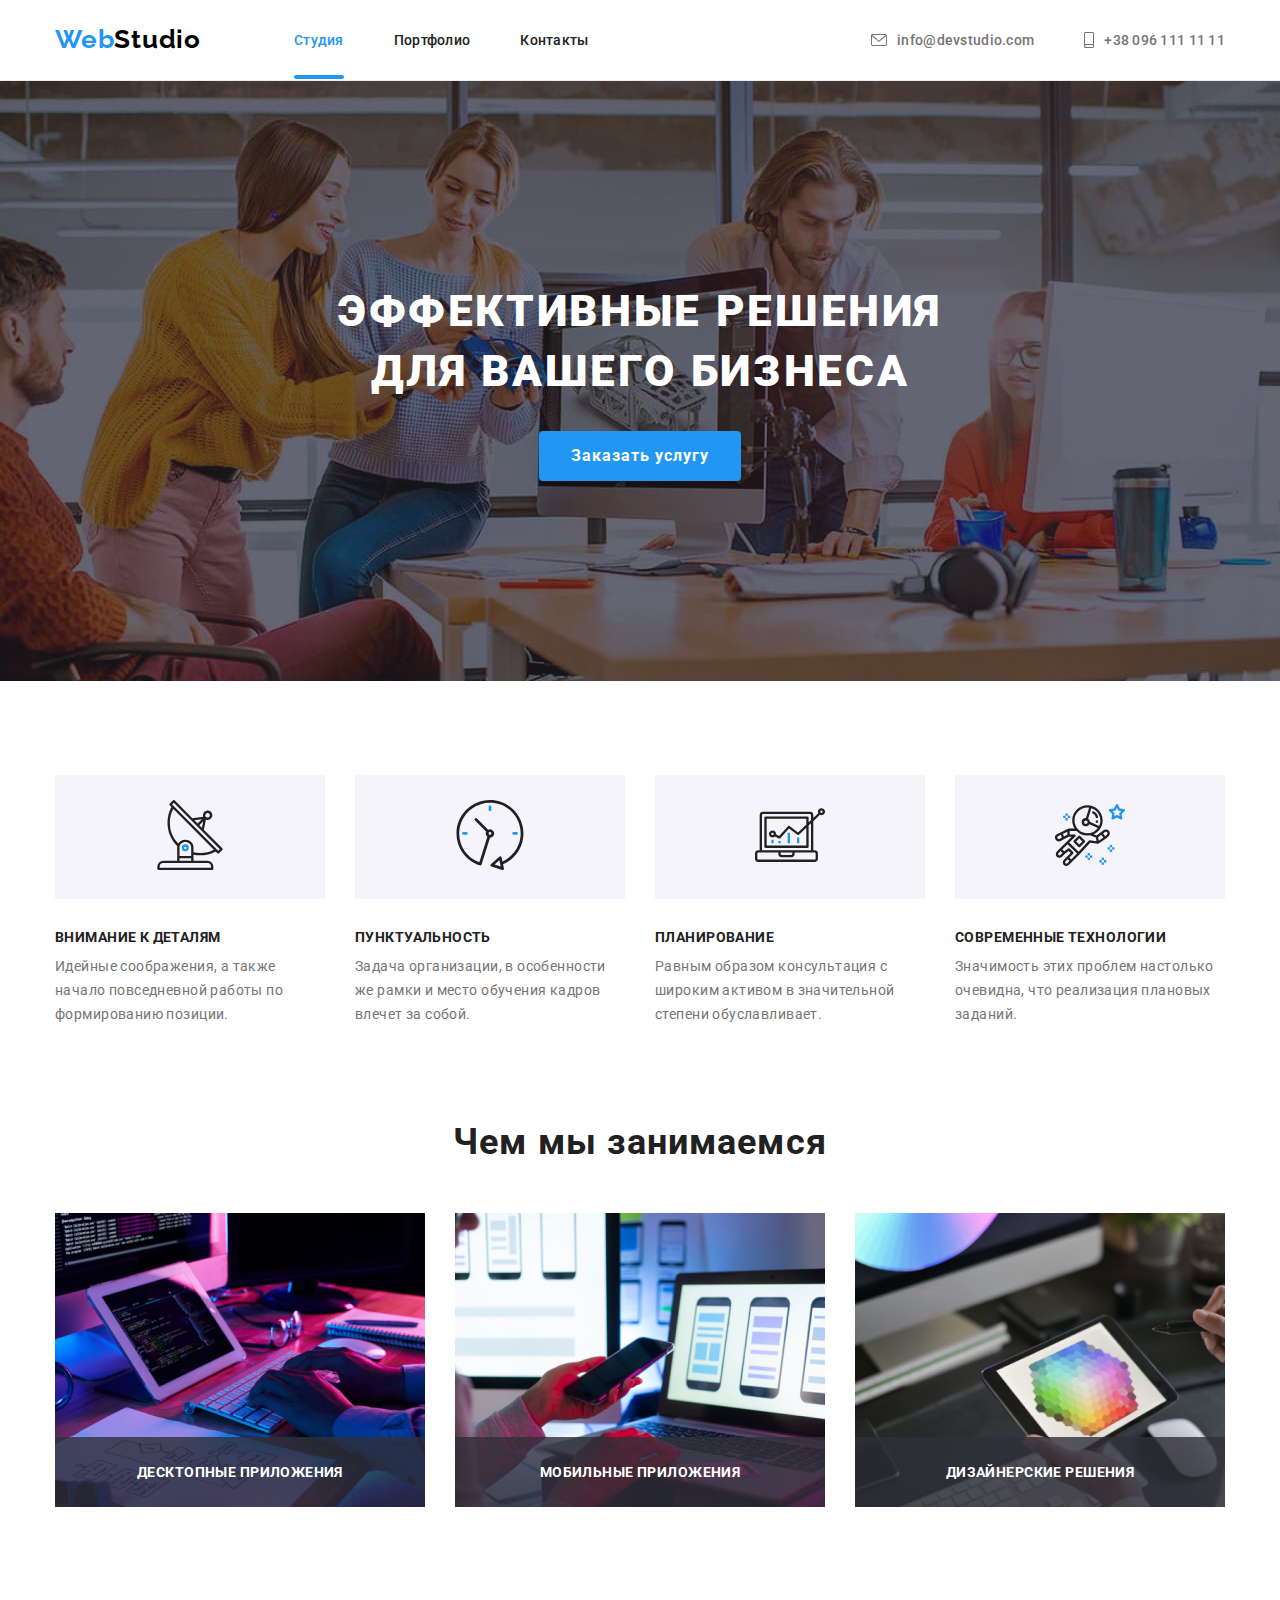
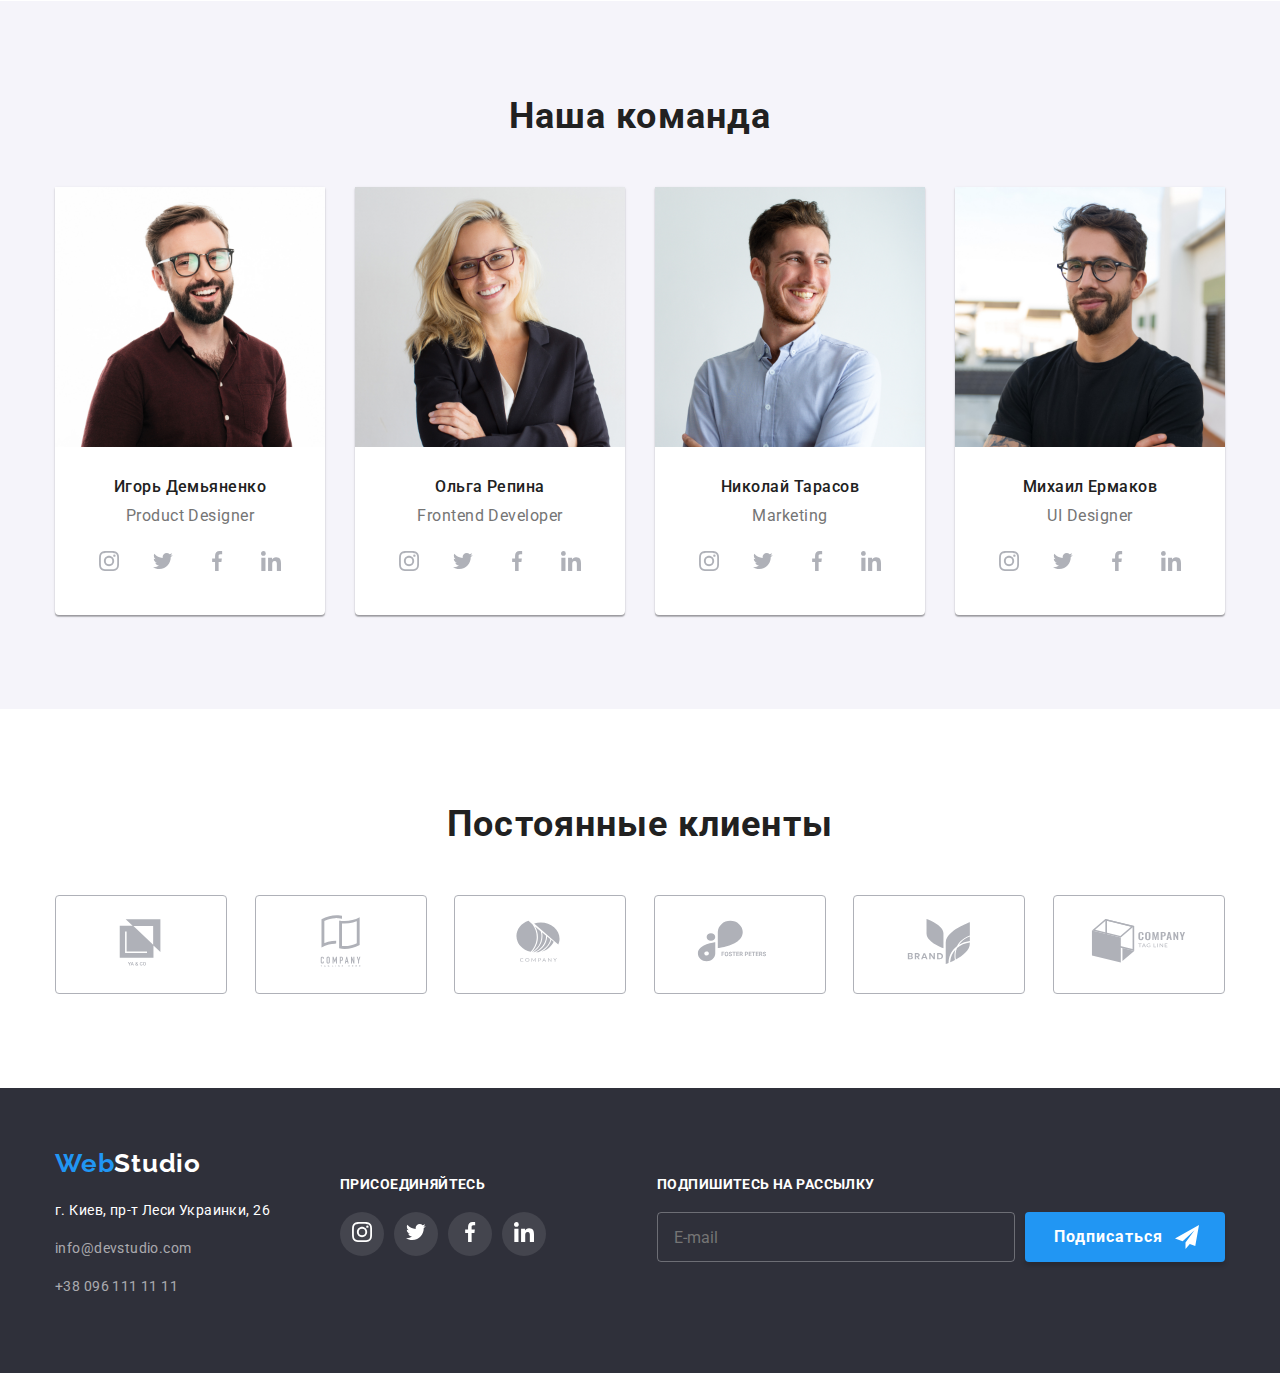
<file: index.html>
<!DOCTYPE html>
<html lang="ru">
<head>
    <meta charset="UTF-8">
    <meta http-equiv="X-UA-Compatible" content="IE=edge">
    <meta name="viewport" content="width=device-width, initial-scale=1.0">
    <title>goit-markup-hw-01</title>
    <link rel="preconnect" href="https://fonts.gstatic.com">
    <link href="https://fonts.googleapis.com/css2?family=Raleway:wght@700&family=Roboto:wght@400;500;700;900&display=swap"
        rel="stylesheet">
    <link rel="stylesheet" href="https://cdnjs.cloudflare.com/ajax/libs/modern-normalize/1.0.0/modern-normalize.min.css">
    <link rel="stylesheet" href="./css/main.min.css">
</head>
<body>
    <header class="page-header">
        <div class="container page-header__container">
            <nav class="page-header__navbar">
                <a href="./index.html" class="logo"> <span class="logo__primary">Web</span>Studio</a>
                <ul class="nav">
                    <li class="nav__item"><a href="./index.html" class="nav__link nav__link--current">Студия</a></li>
                    <li class="nav__item"><a href="./portfolio.html" class="nav__link">Портфолио</a></li>
                    <li class="nav__item"><a href="" class="nav__link">Контакты</a></li>
                </ul>
            </nav>
            <ul class="page-header__media">
                <li class="page-header__item"><a href="mailto:info@devstudio.com" class="page-header__link"><svg class="page-header__icon" width="16px" height="12px">
                    <use href="./images/svg/symbol-defs.svg#envelope"></use>
                </svg>info@devstudio.com</a></li>
                <li class="page-header__item"><a href="tel:+380961111111" class="page-header__link"><svg class="page-header__icon" width="10px" height="16px">
                    <use href="./images/svg/symbol-defs.svg#smartphone"></use>
                </svg>+38 096 111 11 11</a></li>
            </ul>
        </div>
    </header>

    <main>
        <section class="hero">
            <div class="container">
                <h1 class="hero__title">Эффективные решения <br />для вашего бизнеса</h1>
                <button data-modal-open type="button" class="hero__button">Заказать услугу</button>
            </div>
        </section>
        <section class="section">
            <div class="container">
                <h2 class="visually-hidden">Наши преимущества</h2>
                <ul class="features">
                    <li class="features__item">
                        <div class="features__icon">
                            <svg width="70px" height="70px">
                                <use href="./images/svg/symbol-defs.svg#antenna1"></use>
                            </svg>
                        </div>  
                        <h3 class="features__title">Внимание к деталям</h3>
                        <p class="features__description">
                            Идейные соображения, а также начало повседневной работы по формированию позиции.
                        </p>
                    </li>
                    <li class="features__item">
                        <div class="features__icon">
                            <svg width="70px" height="70px">
                                <use href="./images/svg/symbol-defs.svg#clock1"></use>
                            </svg>
                        </div>
                        <h3 class="features__title">Пунктуальность</h3>
                        <p class="features__description">
                            Задача организации, в особенности же рамки и место обучения кадров влечет за собой.
                        </p>
                    </li>
                    <li class="features__item">
                        <div class="features__icon">
                            <svg width="70px" height="70px">
                                <use href="./images/svg/symbol-defs.svg#diagram1"></use>
                            </svg>
                        </div>
                        <h3 class="features__title">Планирование</h3>
                        <p class="features__description">
                            Равным образом консультация с широким активом в значительной степени обуславливает.
                        </p>
                    </li>
                    <li class="features__item">
                        <div class="features__icon">
                            <svg width="70px" height="70px">
                                <use href="./images/svg/symbol-defs.svg#astronaut1"></use>
                            </svg>
                        </div>
                        <h3 class="features__title">Современные технологии</h3>
                        <p class="features__description">Значимость этих проблем настолько очевидна, что реализация плановых заданий.</p>
                    </li>
                </ul>
            </div>
        </section>
        <section class="section">
          <div class="container">
                <h2 class="section-title">Чем мы занимаемся</h2>
                <ul class="specialization">
                    <li class="specialization__item"> 
                        <div class="activity-direction">
                            <img src="./images/box1.jpg" alt="box1" width="370" class="activity-direction__image">
                            <p class="activity-direction__label">десктопные приложения</p>
                        </div>
                    </li>
                    <li class="specialization__item">
                        <div class="activity-direction">
                            <img src="./images/box2.jpg" alt="box2" width="370" class="activity-direction__image">
                            <p class="activity-direction__label">мобильные приложения</p>
                        </div>
                    </li>
                    <li class="specialization__item">
                        <div class="activity-direction">
                            <img src="./images/box3.jpg" alt="box3" width="370" class="activity-direction__image">
                            <p class="activity-direction__label">дизайнерские решения</p>
                        </div>
                    </li>
                </ul>
          </div>
        </section>
        <section class="section section--team">
            <div class="container">
                <h2 class="section-title">Наша команда</h2>
                <ul class="team">
                    <li class="team__list">
                        <img src="./images/img1.jpg" alt="img1" width="270" class="team__image">
                        <div class="team__info">
                            <p class="team__member">Игорь Демьяненко</p>
                            <p class="team__position">Product Designer</p>
                        </div>
                        <div class="socials">
                            <ul class="member-socials">
                                <li class="member-socials__item">
                                    <button type="button" class="member-social__button"><svg class="member-social__button--fill" width="20px" height="20px">
                                            <use href="./images/svg/symbol-defs.svg#instagram"></use>
                                        </svg></button>
                                </li>
                                <li class="member-socials__item">
                                    <button type="button" class="member-social__button"><svg class="member-social__button--fill" width="20px" height="20px">
                                        <use href="./images/svg/symbol-defs.svg#twitter"></use>
                                    </svg></button></li>
                                <li class="member-socials__item">
                                    <button type="button" class="member-social__button"><svg class="member-social__button--fill" width="20px" height="20px">
                                            <use href="./images/svg/symbol-defs.svg#facebook"></use>
                                        </svg></button>
                                </li>
                                <li class="member-socials__item">
                                    <button type="button" class="member-social__button"><svg class="member-social__button--fill" width="20px" height="20px">
                                            <use href="./images/svg/symbol-defs.svg#linkedin"></use>
                                        </svg></button>
                                </li>
                            </ul>
                        </div>
                    </li>
                    <li class="team__list">
                        <img src="./images/img2.jpg" alt="img2" width="270" class="team__image">
                        <div class="team__info">
                            <p class="team__member">Ольга Репина</p>
                            <p class="team__position">Frontend Developer</p>
                        </div>
                        <div class="socials">
                            <ul class="member-socials">
                                <li class="member-socials__item">
                                    <button type="button" class="member-social__button"><svg class="member-social__button--fill" width="20px" height="20px">
                                            <use href="./images/svg/symbol-defs.svg#instagram"></use>
                                        </svg></button>
                                </li>
                                <li class="member-socials__item">
                                    <button type="button" class="member-social__button"><svg class="member-social__button--fill" width="20px" height="20px">
                                            <use href="./images/svg/symbol-defs.svg#twitter"></use>
                                        </svg></button>
                                </li>
                                <li class="member-socials__item">
                                    <button type="button" class="member-social__button"><svg class="member-social__button--fill" width="20px" height="20px">
                                            <use href="./images/svg/symbol-defs.svg#facebook"></use>
                                        </svg></button>
                                </li>
                                <li class="member-socials__item">
                                    <button type="button" class="member-social__button"><svg class="member-social__button--fill" width="20px" height="20px">
                                            <use href="./images/svg/symbol-defs.svg#linkedin"></use>
                                        </svg></button>
                                </li>
                            </ul>
                        </div>
                    </li>
                    <li class="team__list">
                        <img src="./images/img3.jpg" alt="img3" width="270" class="team__image">
                        <div class="team__info">
                            <p class="team__member">Николай Тарасов</p>
                            <p class="team__position">Marketing</p>
                        </div>
                        <div class="socials">
                            <ul class="member-socials">
                                <li class="member-socials__item">
                                    <button type="button" class="member-social__button"><svg class="member-social__button--fill" width="20px" height="20px">
                                            <use href="./images/svg/symbol-defs.svg#instagram"></use>
                                        </svg></button>
                                </li>
                                <li class="member-socials__item">
                                    <button type="button" class="member-social__button"><svg class="member-social__button--fill" width="20px" height="20px">
                                            <use href="./images/svg/symbol-defs.svg#twitter"></use>
                                        </svg></button>
                                </li>
                                <li class="member-socials__item">
                                    <button type="button" class="member-social__button"><svg class="member-social__button--fill" width="20px" height="20px">
                                            <use href="./images/svg/symbol-defs.svg#facebook"></use>
                                        </svg></button>
                                </li>
                                <li class="member-socials__item">
                                    <button type="button" class="member-social__button"><svg class="member-social__button--fill" width="20px" height="20px">
                                            <use href="./images/svg/symbol-defs.svg#linkedin"></use>
                                        </svg></button>
                                </li>
                            </ul>
                        </div>
                    </li>
                    <li class="team__list">
                        <img src="./images/img4.jpg" alt="img4" width="270" class="team__image">
                        <div class="team__info">
                            <p class="team__member">Михаил Ермаков</p>
                            <p class="team__position">UI Designer</p>
                        </div>
                        <div class="socials">
                            <ul class="member-socials">
                                <li class="member-socials__item">
                                    <button type="button" class="member-social__button"><svg class="member-social__button--fill" width="20px" height="20px">
                                            <use href="./images/svg/symbol-defs.svg#instagram"></use>
                                        </svg></button>
                                </li>
                                <li class="member-socials__item">
                                    <button type="button" class="member-social__button"><svg class="member-social__button--fill" width="20px" height="20px">
                                        <use href="./images/svg/symbol-defs.svg#twitter"></use>
                                    </svg></button>
                                </li>
                                <li class="member-socials__item">
                                    <button type="button" class="member-social__button"><svg class="member-social__button--fill" width="20px" height="20px">
                                            <use href="./images/svg/symbol-defs.svg#facebook"></use>
                                        </svg></button>
                                </li>
                                <li class="member-socials__item">
                                    <button type="button" class="member-social__button"><svg class="member-social__button--fill" width="20px" height="20px">
                                            <use href="./images/svg/symbol-defs.svg#linkedin"></use>
                                        </svg></button>
                                </li>
                            </ul>
                        </div>
                    </li>
                
                </ul>
            </div>
        </section>
        <section class="section">
            <div class="container">
                <h2 class="section-title">Постоянные клиенты</h2>
                <ul class="clients-icons">
                    <li class="clients-icons__item">
                        <button type="button" class="clients-icons__button"><svg class="clients-icons__button--fill" width="106px" height="60px">
                        <use href="./images/svg/symbol-defs.svg#Client1"></use>
                    </svg> </button>
                    </li>
                    <li class="clients-icons__item">
                        <button type="button" class="clients-icons__button"><svg class="clients-icons__button--fill" width="106px" height="60px">
                                <use href="./images/svg/symbol-defs.svg#Client2"></use>
                            </svg> </button>
                    </li>
                    <li class="clients-icons__item">
                        <button type="button" class="clients-icons__button"><svg class="clients-icons__button--fill" width="106px" height="60px">
                                <use href="./images/svg/symbol-defs.svg#Client3"></use>
                            </svg> </button>
                    </li>
                    <li class="clients-icons__item">
                        <button type="button" class="clients-icons__button"><svg class="clients-icons__button--fill" width="106px" height="60px">
                                <use href="./images/svg/symbol-defs.svg#Client4"></use>
                            </svg> </button>
                    </li>
                    <li class="clients-icons__item">
                        <button type="button" class="clients-icons__button"><svg class="clients-icons__button--fill" width="106px" height="60px">
                                <use href="./images/svg/symbol-defs.svg#Client5"></use>
                            </svg> </button>
                    </li>
                    <li class="clients-icons__item">
                        <button type="button" class="clients-icons__button"><svg class="clients-icons__button--fill" width="106px" height="60px">
                                <use href="./images/svg/symbol-defs.svg#Client6"></use>
                            </svg> </button>
                    </li>
                </ul>
            </div>
        </section>
        
    </main>

    <footer class="footer">
        <div class="container footer-container">
            <div class="address-info">
                <a href="./index.html" class="logo footer__logo"> <span class="logo__primary">Web</span>Studio</a>
                <address>
                    <ul class="address">
                        <li>
                            <p class="address__item">г. Киев, пр-т Леси Украинки, 26</p>
                        </li>
                        <li class="address__media">
                            <p class="adress__item">info@devstudio.com</p>
                        </li>
                        <li class="address__media">
                            <p class="adress__item">+38 096 111 11 11</p>
                        </li>
                    </ul>
                </address>
            </div>
            <div class="social footer__social">
                    <p class="social-invite">присоединяйтесь</p>
                    <ul class="footer-socials">
                        <li class="footer-socials__item">
                            <button type="button" class="footer-socials__button"><svg class="member-social__button--fill" width="20px" height="20px">
                                    <use href="./images/svg/symbol-defs.svg#instagram"></use>
                                </svg></button>
                        </li>
                        <li class="footer-socials__item">
                            <button type="button" class="footer-socials__button"><svg class="member-social__button--fill" width="20px" height="20px">
                                    <use href="./images/svg/symbol-defs.svg#twitter"></use>
                                </svg></button>
                        </li>
                    
                        </li>
                        <li class="footer-socials__item">
                            <button type="button" class="footer-socials__button"><svg class="member-social__button--fill" width="20px" height="20px">
                                    <use href="./images/svg/symbol-defs.svg#facebook"></use>
                                </svg></button>
                        </li>
                        <li class="footer-socials__item">
                            <button type="button" class="footer-socials__button"><svg class="member-social__button--fill" width="20px" height="20px">
                                    <use href="./images/svg/symbol-defs.svg#linkedin"></use>
                                </svg></button>
                        </li>
                    </ul>

            </div>
            <div class="submit-request">
                <p class="submit-invite">подпишитесь на рассылку</p>
                <form class="form-submit">

                    <input type="email" name="mail" id="email" placeholder="E-mail" class="form-submit__input">

                    <button type="submit" class="form-submit__button">Подписаться<svg class="form-submit__icon" width="24px" height="24px">
                        <use href="./images/svg/symbol-defs.svg#icon-send"></use>
                    </svg></button>

                </form>
            </div>
        </div>
    </footer>

    <div data-modal class="backdrop is-hidden">
        <div class="modal">
            <button data-modal-close type="button" class="modal__button"><svg class="button-close" width="30px" height="30px">
                <use href="./images/svg/symbol-defs.svg#close"></use>
                </svg>
            </button>

            

            <form class="form js-speaker-form">

                <h2 class="form__title">Оставьте свои данные, мы вам перезвоним</h2>
                
                <div class="form__field">
                    <label for="name" class="form__label">Имя</label>
                    <input type="text" name="user-name" id="name" class="form__input">
                    <svg width="18px" height="18px" class="form__icon">
                            <use href="./images/svg/symbol-defs.svg#person-black"></use>
                    </svg>
                </div>

                <div class="form__field">
                    <label for="phone" class="form__label">Телефон</label>
                    <input type="tel" name="tel" id="phone" class="form__input">
                    <span class="form__icon"><svg width="18px" height="18px">
                            <use href="./images/svg/symbol-defs.svg#phone-black"></use>
                        </svg></span>
                </div>

                <div class="form__field">
                    <label for="email" class="form__label">Почта</label>
                    <input type="email" name="mail" id="email" class="form__input">
                    <span class="form__icon"><svg width="18px" height="18px">
                            <use href="./images/svg/symbol-defs.svg#email-black"></use>
                        </svg></span>
                </div>

                <div class="form__field comment">
                    <label for="comment" class="form__label">Комментарий</label>
                    <textarea name="comment" id="comment" rows="10" placeholder="Введите текст" class="form__area"></textarea>
                </div>

                <!-- <div class="policy"> -->
                    <label class="form__label policy">
                        <input class="checkbox" type="checkbox" name="policy" id="policy"> 
                        <span class="checkbox__icon"></span> 
                        Соглашаюсь с рассылкой и принимаю <span class="policy-link"> <a href="" class="link">Условия договора</a></span>
                    </label>
                <!-- </div> -->

                <button type="submit" class="submit">Отправить</button>

            </form>

        </div>
    </div>

    <script src="./js/modal.js"></script>
    <script src="./js/js-speaker-form.js"></script>
</body>
</html>
</file>
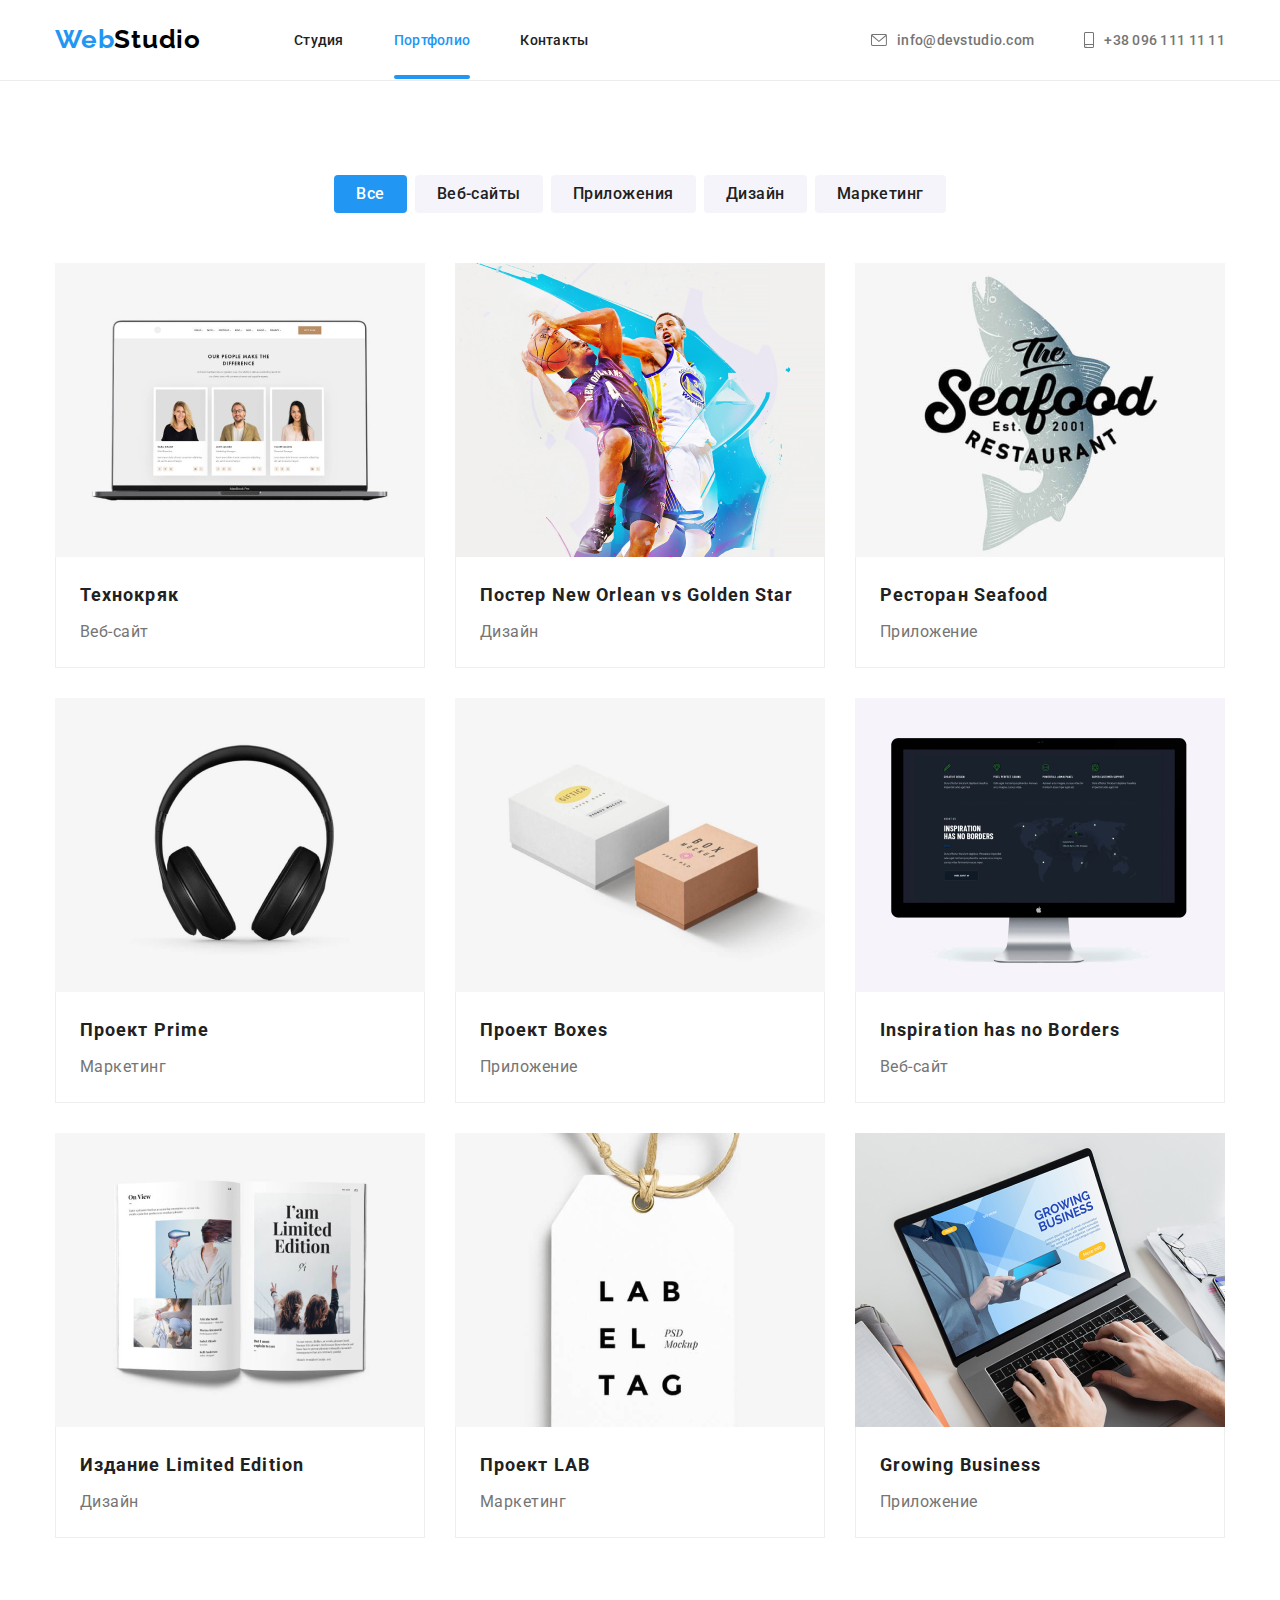
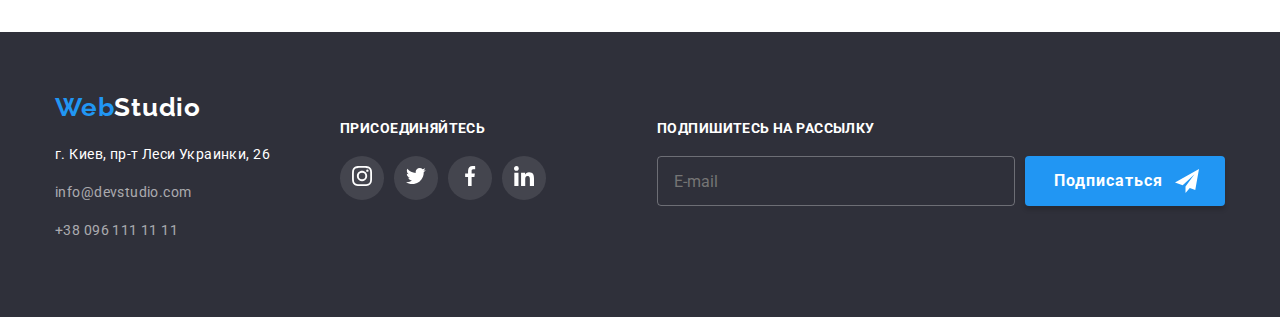
<file: portfolio.html>
<!DOCTYPE html>
<html lang="ru">
<head>
    <meta charset="UTF-8">
    <meta http-equiv="X-UA-Compatible" content="IE=edge">
    <meta name="viewport" content="width=device-width, initial-scale=1.0">
    <title>goit-markup-hw-01</title>
    <link rel="preconnect" href="https://fonts.gstatic.com">
    <link href="https://fonts.googleapis.com/css2?family=Raleway:wght@700&family=Roboto:wght@400;500;700;900&display=swap"
        rel="stylesheet">
    <link rel="stylesheet" href="https://cdnjs.cloudflare.com/ajax/libs/modern-normalize/1.0.0/modern-normalize.min.css">
    <link rel="stylesheet" href="./css/main.min.css">
</head>
<body>
    <header class="page-header">
        <div class="container page-header__container">
            <nav class="page-header__navbar">
                <a href="./index.html" class="logo"> <span class="logo__primary">Web</span>Studio</a>
                <ul class="nav">
                    <li class="nav__item"><a href="./index.html" class="nav__link">Студия</a></li>
                    <li class="nav__item"><a href="./portfolio.html" class="nav__link nav__link--current">Портфолио</a></li>
                    <li class="nav__item"><a href="" class="nav__link">Контакты</a></li>
                </ul>
            </nav>
            <ul class="page-header__media">
                <li class="page-header__item"><a href="mailto:info@devstudio.com" class="page-header__link"><svg
                            class="page-header__icon" width="16px" height="12px">
                            <use href="./images/svg/symbol-defs.svg#envelope"></use>
                        </svg>info@devstudio.com</a></li>
                <li class="page-header__item"><a href="tel:+380961111111" class="page-header__link"><svg
                            class="page-header__icon" width="10px" height="16px">
                            <use href="./images/svg/symbol-defs.svg#smartphone"></use>
                        </svg>+38 096 111 11 11</a></li>
            </ul>
        </div>
    </header>

    <main>
        <section class="portfolio"> 
            <div class="container">
                <h1 class="visually-hidden">Portfolio</h1>
                <ul class="filter">
                    <li class="filter__item"><button type="button" class="filter__button filter__button--current">Все</button></li>
                    <li class="filter__item"><button type="button" class="filter__button">Веб-сайты</button></li>
                    <li class="filter__item"><button type="button" class="filter__button">Приложения</button></li>
                    <li class="filter__item"><button type="button" class="filter__button">Дизайн</button></li>
                    <li class="filter__item"><button type="button" class="filter__button">Маркетинг</button></li>
                </ul>
                <ul class="examples">
                    <li class="examples__list">
                        <div class="example-thumb">
                            <img src="./images/portfolio1.jpg" alt="portfolio1" class="example-thumb__image">
                            <div class="example-overlay">
                                <div class="description">
                                    <p class="description__text">Технокряк это современная площадка распространения коронавируса. Компании используют эту
                                        платформу для цифрового
                                        шпионажа и атак на защищённые сервера конкурентов.</p>
                                </div>
                            </div>
                        </div>
                        <div class="example">
                            <p class="example__name">Технокряк</p>
                            <p class="example__filter">Веб-сайт</p>
                            </div>
                        
                    </li>
                    <li class="examples__list">
                        <div class="example-thumb">
                            <img src="./images/portfolio2.jpg" alt="portfolio2" class="example-thumb__image">
                            <div class="example-overlay">
                                <div class="description">
                                    <p class="description__text">Технокряк это современная площадка распространения коронавируса. Компании
                                        используют эту
                                        платформу для цифрового
                                        шпионажа и атак на защищённые сервера конкурентов.</p>
                                </div>
                            </div>
                        </div>
                        <div class="example">
                            <p class="example__name">Постер New Orlean vs Golden Star</p>
                            <p class="example__filter">Дизайн</p>
                        </div>
                    </li>
                    <li class="examples__list">
                        <div class="example-thumb">
                            <img src="./images/portfolio3.jpg" alt="portfolio3" class="example-thumb__image">
                            <div class="example-overlay">
                                <div class="description">
                                    <p class="description__text">Технокряк это современная площадка распространения коронавируса. Компании
                                        используют эту
                                        платформу для цифрового
                                        шпионажа и атак на защищённые сервера конкурентов.</p>
                                </div>
                            </div>
                        </div>
                        <div class="example">
                            <p class="example__name">Ресторан Seafood</p>
                            <p class="example__filter">Приложение</p>
                        </div>
                    </li>
                    <li class="examples__list">
                        <div class="example-thumb">
                            <img src="./images/portfolio4.jpg" alt="portfolio4" class="example-thumb__image">
                            <div class="example-overlay">
                                <div class="description">
                                    <p class="description__text">Технокряк это современная площадка распространения коронавируса. Компании
                                        используют эту
                                        платформу для цифрового
                                        шпионажа и атак на защищённые сервера конкурентов.</p>
                                </div>
                            </div>
                        </div>
                        <div class="example">
                            <p class="example__name">Проект Prime</p>
                            <p class="example__filter">Маркетинг</p>
                        </div>
                    </li>
                    <li class="examples__list">
                        <div class="example-thumb">
                            <img src="./images/portfolio5.jpg" alt="portfolio5" class="example-thumb__image">
                            <div class="example-overlay">
                                <div class="description">
                                    <p class="description__text">Технокряк это современная площадка распространения коронавируса. Компании
                                        используют эту
                                        платформу для цифрового
                                        шпионажа и атак на защищённые сервера конкурентов.</p>
                                </div>
                            </div>
                        </div>
                        <div class="example">
                            <p class="example__name">Проект Boxes</p>
                            <p class="example__filter">Приложение</p>
                        </div>
                    </li>
                    <li class="examples__list">
                        <div class="example-thumb">
                            <img src="./images/portfolio6.jpg" alt="portfolio6" class="example-thumb__image">
                            <div class="example-overlay">
                                <div class="description">
                                    <p class="description__text">Технокряк это современная площадка распространения коронавируса. Компании
                                        используют эту
                                        платформу для цифрового
                                        шпионажа и атак на защищённые сервера конкурентов.</p>
                                </div>
                            </div>
                        </div>
                        <div class="example">
                            <p class="example__name">Inspiration has no Borders</p>
                            <p class="example__filter">Веб-сайт</p>
                        </div>
                    </li>
                    <li class="examples__list">
                        <div class="example-thumb">
                            <img src="./images/portfolio7.jpg" alt="portfolio7" class="example-thumb__image">
                            <div class="example-overlay">
                                <div class="description">
                                    <p class="description__text">Технокряк это современная площадка распространения коронавируса. Компании
                                        используют эту
                                        платформу для цифрового
                                        шпионажа и атак на защищённые сервера конкурентов.</p>
                                </div>
                            </div>
                        </div>
                        <div class="example">
                            <p class="example__name">Издание Limited Edition</p>
                            <p class="example__filter">Дизайн</p>
                        </div>
                    </li>
                    <li class="examples__list">
                        <div class="example-thumb">
                            <img src="./images/portfolio8.jpg" alt="portfolio8" class="example-thumb__image">
                            <div class="example-overlay">
                                <div class="description">
                                    <p class="description__text">Технокряк это современная площадка распространения коронавируса. Компании
                                        используют эту
                                        платформу для цифрового
                                        шпионажа и атак на защищённые сервера конкурентов.</p>
                                </div>
                            </div>
                        </div>
                        <div class="example">
                            <p class="example__name">Проект LAB</p>
                            <p class="example__filter">Маркетинг</p>
                        </div>
                    </li>
                    <li class="examples__list">
                        <div class="example-thumb">
                            <img src="./images/portfolio9.jpg" alt="portfolio9" class="example-thumb__image">
                            <div class="example-overlay">
                                <div class="description">
                                    <p class="description__text">Технокряк это современная площадка распространения коронавируса. Компании
                                        используют эту
                                        платформу для цифрового
                                        шпионажа и атак на защищённые сервера конкурентов.</p>
                                </div>
                            </div>
                        </div>
                        <div class="example">
                            <p class="example__name">Growing Business</p>
                            <p class="example__filter">Приложение</p>
                        </div>
                    </li>
                </ul>
            </div>
        </section>

    </main>

    <footer class="footer">
        <div class="container footer-container">
            <div class="address-info">
                <a href="./index.html" class="logo footer__logo"> <span class="logo__primary">Web</span>Studio</a>
                <address>
                    <ul class="address">
                        <li>
                            <p class="address__item">г. Киев, пр-т Леси Украинки, 26</p>
                        </li>
                        <li class="address__media">
                            <p class="adress__item">info@devstudio.com</p>
                        </li>
                        <li class="address__media">
                            <p class="adress__item">+38 096 111 11 11</p>
                        </li>
                    </ul>
                </address>
            </div>
            <div class="social footer__social">
                <p class="social-invite">присоединяйтесь</p>
                <ul class="footer-socials">
                    <li class="footer-socials__item">
                        <button type="button" class="footer-socials__button"><svg class="member-social__button--fill"
                                width="20px" height="20px">
                                <use href="./images/svg/symbol-defs.svg#instagram"></use>
                            </svg></button>
                    </li>
                    <li class="footer-socials__item">
                        <button type="button" class="footer-socials__button"><svg class="member-social__button--fill"
                                width="20px" height="20px">
                                <use href="./images/svg/symbol-defs.svg#twitter"></use>
                            </svg></button>
                    </li>
    
                    </li>
                    <li class="footer-socials__item">
                        <button type="button" class="footer-socials__button"><svg class="member-social__button--fill"
                                width="20px" height="20px">
                                <use href="./images/svg/symbol-defs.svg#facebook"></use>
                            </svg></button>
                    </li>
                    <li class="footer-socials__item">
                        <button type="button" class="footer-socials__button"><svg class="member-social__button--fill"
                                width="20px" height="20px">
                                <use href="./images/svg/symbol-defs.svg#linkedin"></use>
                            </svg></button>
                    </li>
                </ul>
    
            </div>
            <div class="submit-request">
                <p class="submit-invite">подпишитесь на рассылку</p>
                <form class="form-submit">
    
                    <input type="email" name="mail" id="email" placeholder="E-mail" class="form-submit__input">
    
                    <button type="submit" class="form-submit__button">Подписаться<svg class="form-submit__icon" width="24px"
                            height="24px">
                            <use href="./images/svg/symbol-defs.svg#icon-send"></use>
                        </svg></button>
    
                </form>
            </div>
        </div>
    </footer>
 </body>
</html>
</file>
<file: css/main.min.css>
body{background-color:#fff;color:#757575;font-family:Roboto}.visually-hidden{position:absolute;clip:rect(0 0 0 0);width:1px;height:1px;margin:-1px}.section{padding-top:94px}.section-title{color:#212121;font-weight:bold;font-size:36px;line-height:1.167;text-align:center;letter-spacing:0.03em;margin:0;margin-bottom:50px}.container{width:1200px;padding-left:15px;padding-right:15px;margin:0 auto}.page-header__container{display:flex;align-items:center}.page-header__navbar{display:flex;align-items:center}.logo{color:#000;font-family:Raleway;font-weight:bold;font-size:26px;line-height:1.192;letter-spacing:0.03em;text-decoration:none;padding-bottom:25px;padding-top:24px;transition:color 250ms cubic-bezier(0.4, 0, 0.2, 1)}.logo__primary{color:#2196f3}.logo:hover,.logo:focus{color:#2196f3}.nav{display:flex;list-style:none;margin-left:93px;padding:0px;margin-top:0;margin-bottom:0}.nav__link{color:#212121;font-weight:500;font-size:14px;line-height:1.143;letter-spacing:0.02em;text-decoration:none;padding-top:32px;padding-bottom:32px;transition:color 250ms cubic-bezier(0.4, 0, 0.2, 1)}.nav__link:hover,.nav__link:focus{color:#2196f3}.nav__link--current{position:relative;color:#2196f3}.nav__link--current::after{content:"";position:absolute;width:100%;height:4px;bottom:1px;left:0;background:#2196f3;border-radius:2px}.nav__item:not(:last-child){margin-right:50px}.nav__item{position:relative}.nav__item::after{position:absolute;width:100%;bottom:0;left:0;content:"";outline:1px solid #2196f3;opacity:0;transition:opacity 250ms cubic-bezier(0.4, 0, 0.2, 1)}.nav__item:hover::after{opacity:1}.page-header{border-bottom:1px solid #ececec}.page-header__media{list-style:none;display:flex;margin-left:auto;align-items:center;padding:0px;margin-top:0;margin-bottom:0}.page-header__item{padding-top:32px;padding-bottom:32px}.page-header__item:not(:last-child){margin-right:50px}.page-header__link:hover,.page-header__link:focus{color:#2196f3}.page-header__link{display:flex;align-items:center;color:#757575;font-weight:500;font-size:14px;line-height:1.143;letter-spacing:0.02em;text-decoration:none;transition:color 250ms cubic-bezier(0.4, 0, 0.2, 1)}.page-header__icon{margin-right:10px;fill:currentColor}.hero{max-width:1600px;height:600px;background-color:#2f303a;background-image:linear-gradient(to right, rgba(47,48,58,0.4), rgba(47,48,58,0.4)),url(../images/img9.jpg);background-repeat:no-repeat;background-position:center;padding-top:200px;padding-bottom:200px;margin:auto}.hero__title{margin-top:0px;margin-bottom:30px;margin-left:auto;margin-right:auto;color:#fff;font-weight:900;font-size:44px;line-height:1.364;text-align:center;letter-spacing:0.06em;text-transform:uppercase}.hero__button{color:#fff;background-color:#2196f3;box-shadow:0px 4px 4px rgba(0,0,0,0.15);border-radius:4px;font-weight:bold;font-size:16px;line-height:1.875;display:flex;align-items:center;text-align:center;letter-spacing:0.06em;font-family:inherit;cursor:pointer;padding:10px 32px;border:0px;margin:auto}.features{display:flex;list-style:none;padding:0px;margin-top:0;margin-bottom:0}.features__item{width:270px}.features__item:not(:last-child){margin-right:30px}.features__icon{text-align:center;background-color:#f5f4fa;padding:25px 100px;margin-bottom:30px}.features__title{color:#212121;font-weight:bold;font-size:14px;line-height:1.143;letter-spacing:0.03em;text-transform:uppercase;margin-top:0px;margin-bottom:10px}.features__description{font-weight:normal;font-size:14px;line-height:1.714;letter-spacing:0.03em;margin:0}.specialization{display:flex;list-style:none;padding-bottom:94px;margin:0 auto;padding-left:0}.specialization__item:not(:last-child){margin-right:30px}.activity-direction{position:relative}.activity-direction__image{display:block;max-width:100%;height:auto}.activity-direction__label{position:absolute;bottom:0;left:0;width:100%;margin:0;padding:27px;font-weight:bold;font-size:14px;line-height:1.143;text-align:center;letter-spacing:0.03em;text-transform:uppercase;color:#fff;background-color:rgba(47,48,58,0.8);border:none}.section--team{background-color:#f5f4fa}.team{display:flex;list-style:none;padding-bottom:94px;padding-left:0;margin:0}.team__list:not(:last-child){margin-right:30px}.team__list{background-color:#fff;text-align:center;width:270px;box-shadow:0px 1px 3px rgba(0,0,0,0.12),0px 1px 1px rgba(0,0,0,0.14),0px 2px 1px rgba(0,0,0,0.2);border-radius:0px 0px 4px 4px}.team__info{padding-top:30px;margin-bottom:16px}.team__image{display:block;max-width:100%;height:auto}.team__member{color:#212121;font-weight:500;font-size:16px;line-height:1.187;letter-spacing:0.03em;margin:0 0 10px 0}.team__position{font-size:16px;line-height:1.187;text-align:center;letter-spacing:0.03em;margin:0}.socials{padding:0 32px 30px 32px}.member-socials{display:flex;justify-content:space-between;list-style:none;padding-left:0;margin:0}.member-social__button{width:44px;height:44px;border:none;padding:0;background-color:#fff;border-radius:50%;cursor:pointer;color:#afb1b8;transition:color 250ms cubic-bezier(0.4, 0, 0.2, 1),background-color 250ms cubic-bezier(0.4, 0, 0.2, 1)}.member-social__button--fill{fill:currentColor}.member-social__button:hover,.member-social__button:focus{background-color:#2196f3;color:#fff}.clients-icons{display:flex;justify-content:space-between;list-style:none;padding-left:0;padding-bottom:94px;margin:0}.clients-icons__button{padding:16px 32px;background-color:#fff;border-radius:50%;border:1px solid #afb1b8;box-sizing:border-box;border-radius:4px;cursor:pointer;color:#afb1b8;transition:color 250ms cubic-bezier(0.4, 0, 0.2, 1),border-color 250ms cubic-bezier(0.4, 0, 0.2, 1)}.clients-icons__button--fill{fill:currentColor}.clients-icons__button:hover,.clients-icons__button:focus{color:#2196f3;border-color:#2196f3}.footer{background-color:#2f303a;max-width:1600px;margin:0 auto}.footer-container{display:flex;align-items:center;position:relative}.address-info{margin-right:70px;padding-top:60px}.footer__logo{display:inline-block;color:#fff;margin:0 0 20px 0;padding:0}.address{display:inline-block;color:#fff;font-family:Roboto;font-style:normal;font-weight:normal;font-size:14px;line-height:1.714;letter-spacing:0.03em;list-style:none;padding-left:0;margin:0;padding-bottom:60px}.address__item{margin:0}.address__media{color:rgba(255,255,255,0.6);margin-top:9px}.social{margin-right:93px}.footer__social{padding-top:72px;padding-bottom:100px}.footer-socials{display:flex;align-items:center;list-style:none;padding-left:0;margin:0}.footer-socials__item:not(:last-child){margin-right:10px}.social-invite{font-weight:bold;font-size:14px;line-height:1.143;letter-spacing:0.03em;text-transform:uppercase;color:#fff;margin:0;margin-bottom:20px}.footer-socials__button{width:44px;height:44px;border:none;padding:0;background-color:rgba(255,255,255,0.1);border-radius:50%;cursor:pointer;color:#fff;transition:background-color 250ms cubic-bezier(0.4, 0, 0.2, 1)}.footer-socials__button:hover,.footer-socials__button:focus{background-color:#2196f3}.submit-invite{font-weight:bold;font-size:14px;line-height:1.143;letter-spacing:0.03em;text-transform:uppercase;color:#fff;margin:0;margin-bottom:20px}.submit-request{position:absolute;right:15px;padding-top:72px;padding-bottom:94px}.form-submit{position:relative;display:flex}.form-submit__input{border:1px solid rgba(255,255,255,0.3);box-sizing:border-box;border-radius:4px;cursor:pointer;padding-left:16px;font:inherit;width:358px;height:50px;background-color:inherit;margin-right:10px}.form-submit__button{color:#fff;background-color:#2196f3;box-shadow:0px 4px 4px rgba(0,0,0,0.15);border-radius:4px;font-weight:bold;font-size:16px;line-height:1.875;display:flex;align-items:center;text-align:center;letter-spacing:0.06em;font-family:inherit;cursor:pointer;padding-top:10px;padding-bottom:10px;padding-left:29px;border:0px;margin:auto;width:200px;height:50px;transition:background-color 250ms cubic-bezier(0.4, 0, 0.2, 1)}.form-submit__icon{margin-left:12px}.form-submit::placeholder{position:absolute;bottom:15px;left:16px;font-size:16px;line-height:1.25;display:flex;align-items:center;letter-spacing:0.03em;color:rgba(255,255,255,0.6)}.backdrop{position:fixed;top:0;left:0;width:100%;height:100%;background-color:rgba(0,0,0,0.2);opacity:1;transition:opacity 250ms cubic-bezier(0.4, 0, 0.2, 1);padding:40px 39px 40px 41px}.backdrop.is-hidden{opacity:0;pointer-events:none}.backdrop.is-hidden .modal{transform:translate(-50%, -50%) scale(1.1);opacity:0}.modal{position:relative;background-color:#fff;position:absolute;top:50%;left:50%;transform:translate(-50%, -50%) scale(1);opacity:1;transition:transform 250ms cubic-bezier(0.4, 0, 0.2, 1),opacity 250ms cubic-bezier(0.4, 0, 0.2, 1)}.form{width:528px;padding:40px 39px 40px 41px;margin-left:auto;margin-right:auto}.form__title{color:#212121;font-style:normal;font-weight:bold;font-size:20px;line-height:1.15;text-align:center;letter-spacing:0.03em;margin:0;margin-bottom:12px}.form__field{position:relative;display:flex;flex-direction:column;margin-bottom:10px}.form__label{font-weight:normal;font-size:12px;line-height:1.167;letter-spacing:0.01em;color:#757575;margin-bottom:4px}.form__icon{position:absolute;top:50%;left:12px;transition:fill 250ms cubic-bezier(0.4, 0, 0.2, 1)}.form__input{border:1px solid rgba(33,33,33,0.2);box-sizing:border-box;border-radius:4px;cursor:pointer;padding-left:42px;font:inherit;width:100%;height:40px;transition:border-color 250ms cubic-bezier(0.4, 0, 0.2, 1)}.form__input:hover,.form__input:focus{border-color:#2196f3}.form__field:focus-within>.form__icon{fill:#2196f3}.form__field.comment{margin-bottom:20px}.form__area{padding:12px 16px;border:1px solid rgba(33,33,33,0.2);box-sizing:border-box;border-radius:4px;width:100%;height:120px}.form__area::placeholder{font-weight:normal;font-size:12px;line-height:1.167;letter-spacing:0.01em;color:rgba(117,117,117,0.5)}.checkbox{appearance:none;position:absolute}.checkbox__icon{display:inline-block;width:16px;height:15px;border:2px solid #212121;border-radius:4px}.checkbox:checked+.checkbox__icon{background-color:#2196f3;background-image:url(../images/svg/icon-check.svg);background-size:contain;background-origin:border-box;border:none}.policy{display:block;text-align:center;margin-bottom:30px;font-size:14px;line-height:1.714}.policy-link .link{font-size:14px;line-height:1.714;letter-spacing:0.03em;text-decoration-line:underline;color:#2196f3}.submit{color:#fff;background-color:#2196f3;box-shadow:0px 4px 4px rgba(0,0,0,0.15);border-radius:4px;font-weight:bold;font-size:16px;line-height:1.875;display:flex;align-items:center;text-align:center;letter-spacing:0.06em;font-family:inherit;cursor:pointer;padding:10px 55px 10px 56px;border:0px;margin:auto;transition:background-color 250ms cubic-bezier(0.4, 0, 0.2, 1)}.submit:hover,.submit:focus{background-color:#188ce8}.modal__button{position:absolute;padding:0;top:8px;right:8px;width:30px;height:30px;border:0px;background-color:#fff;cursor:pointer}.button-close{margin:0;border-radius:50%;border:1px solid rgba(0,0,0,0.1);background-color:#fff;padding:5px;transition:fill 250ms cubic-bezier(0.4, 0, 0.2, 1)}.button-close:hover,.button-close:focus{fill:#2196f3}textarea{resize:none}.portfolio{padding-top:94px;padding-bottom:94px}.filter{display:flex;justify-content:center;list-style:none;padding-left:0;margin:0 0 50px 0}.filter__item:not(:last-child){margin-right:8px}.filter__button{color:#212121;background-color:#f5f4fa;border-radius:4px;font-weight:500;font-size:16px;line-height:1.625;text-align:center;letter-spacing:0.03em;font-family:inherit;cursor:pointer;padding:6px 22px;border:0px;margin:auto;transition:color 250ms cubic-bezier(0.4, 0, 0.2, 1),background-color 250ms cubic-bezier(0.4, 0, 0.2, 1),box-shadow 250ms cubic-bezier(0.4, 0, 0.2, 1)}.filter__button--current{color:#fff;background-color:#2196f3;border-radius:4px;font-weight:500;font-size:16px;line-height:1.625;text-align:center;letter-spacing:0.03em;font-family:inherit;cursor:pointer;padding:6px 22px;border:0px;margin:auto}.filter__button:hover,.filter__button:focus{box-shadow:0px 3px 1px rgba(0,0,0,0.1),0px 1px 2px rgba(0,0,0,0.08),0px 2px 2px rgba(0,0,0,0.12);background-color:#2196f3;color:#fff}.examples{display:flex;flex-wrap:wrap;list-style:none;padding:0;margin:0;margin-top:calc(-1 * 30px);margin-left:calc(-1 * 30px)}.examples__list{background-color:#fff;box-sizing:border-box;flex-basis:calc(100% / 3 - 30px);margin-left:30px;margin-top:30px;cursor:pointer;transition:box-shadow 250ms cubic-bezier(0.4, 0, 0.2, 1)}.examples__list:hover,.examples__list:focus{box-shadow:0px 1px 1px rgba(0,0,0,0.12),0px 4px 4px rgba(0,0,0,0.06),1px 4px 6px rgba(0,0,0,0.16)}.example-thumb{position:relative;overflow:hidden}.example-overlay{position:absolute;top:0;left:0;width:100%;height:100%;background-color:rgba(33,150,243,0.9);transform:translateY(100%);transition:transform 250ms cubic-bezier(0.4, 0, 0.2, 1)}.description{position:absolute;width:322px;top:50%;left:50%;transform:translate(-50%, -50%)}.description__text{margin:0;font-size:18px;line-height:1.555;letter-spacing:0.03em;color:#fff}.examples__list:hover .example-overlay,.examples__list:focus .example-overlay{transform:translateY(0)}.example-thumb__image{display:block;max-width:100%;height:auto}.example{padding:20px 24px;border-bottom:1px solid #eeeeee;border-left:1px solid #eeeeee;border-right:1px solid #eeeeee}.example__name{color:#212121;font-weight:bold;font-size:18px;line-height:2;letter-spacing:0.06em;margin:0;margin-bottom:4px}.example__filter{font-size:16px;line-height:1.875;letter-spacing:0.03em;margin:0}
/*# sourceMappingURL=main.min.css.map */
</file>
